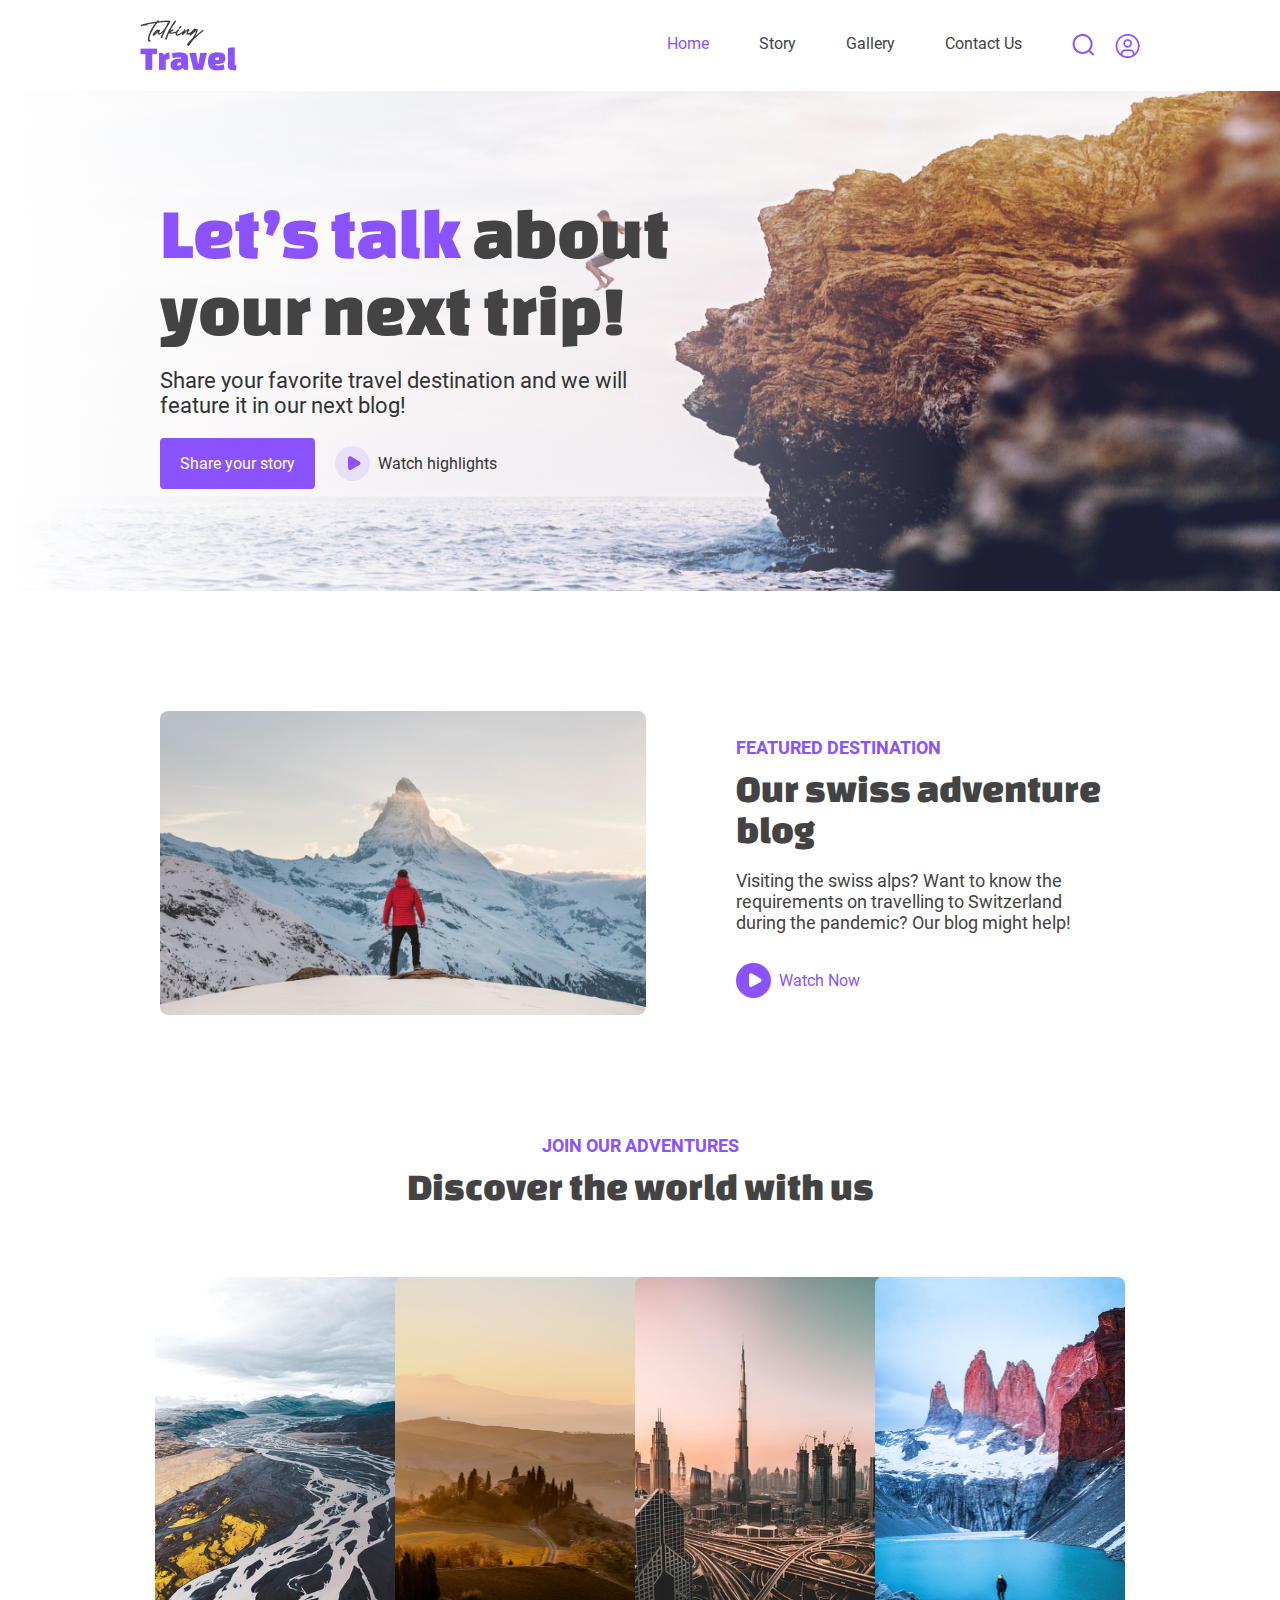
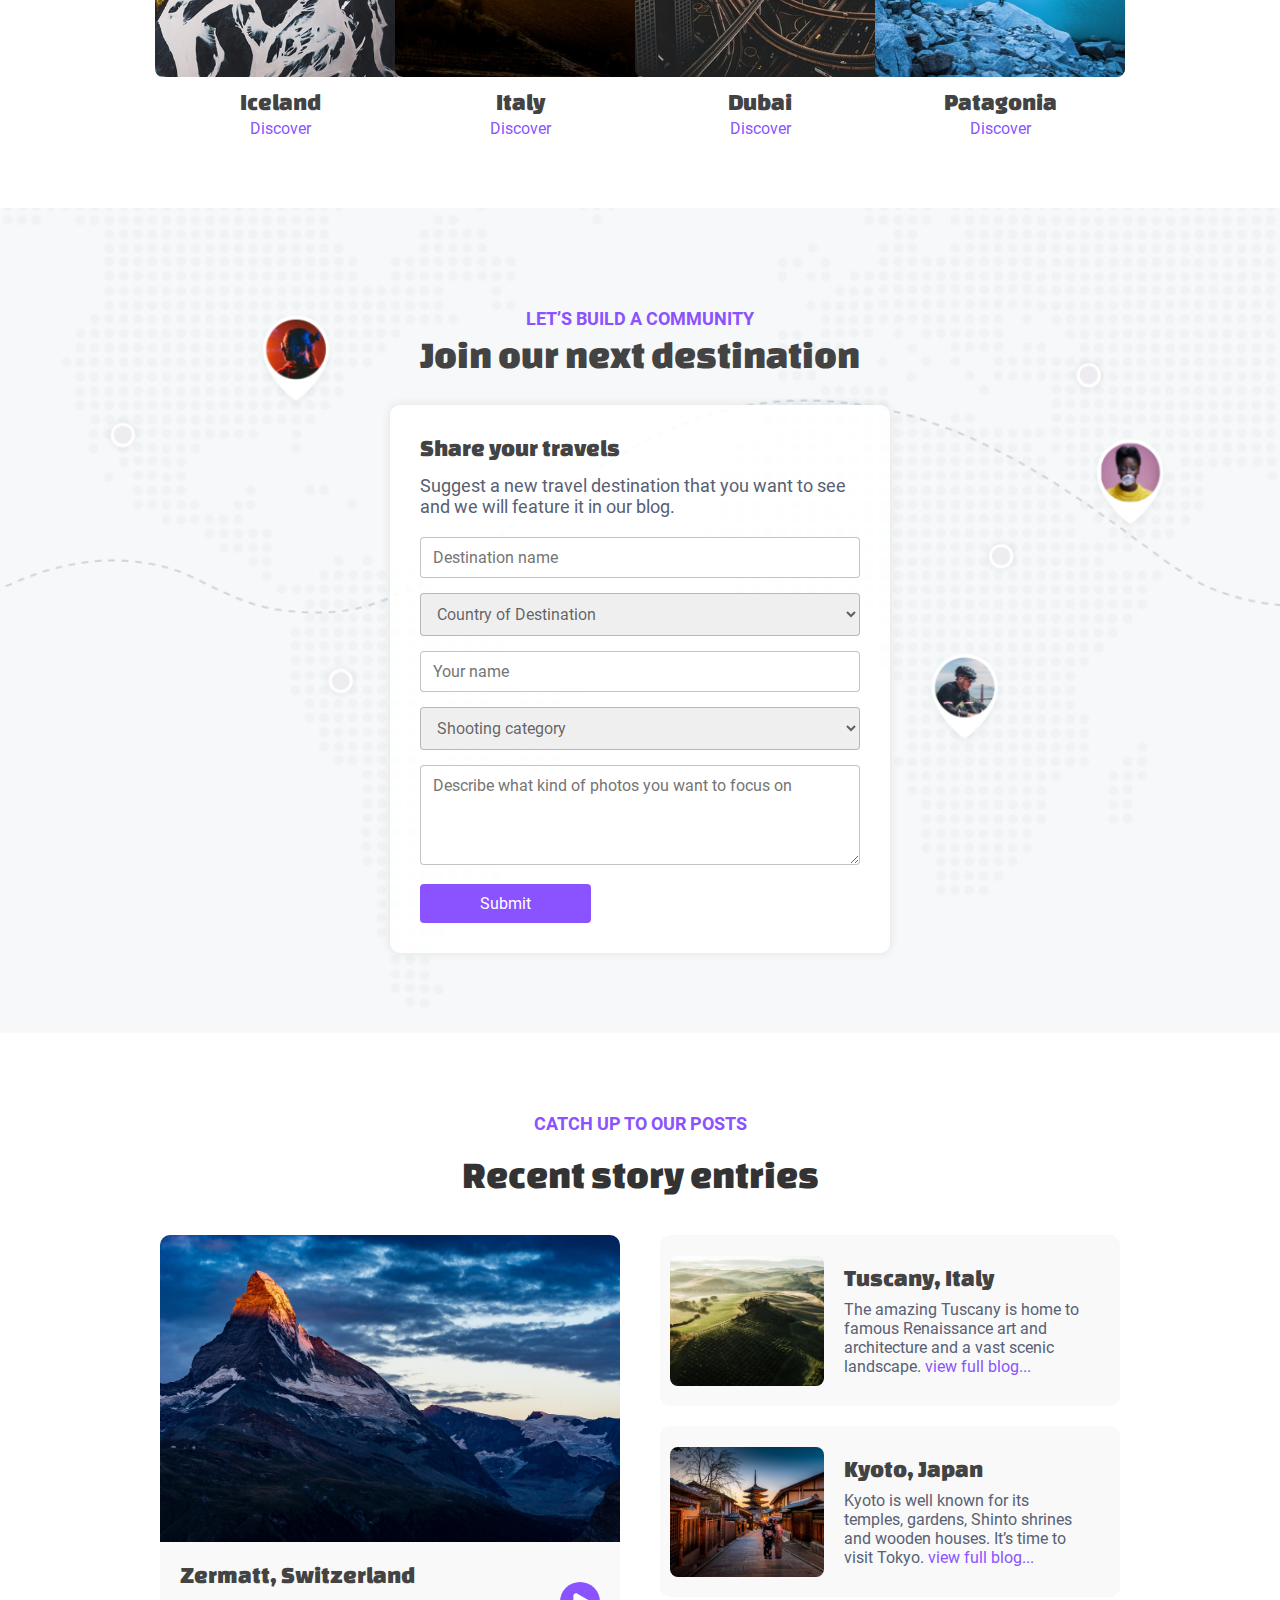
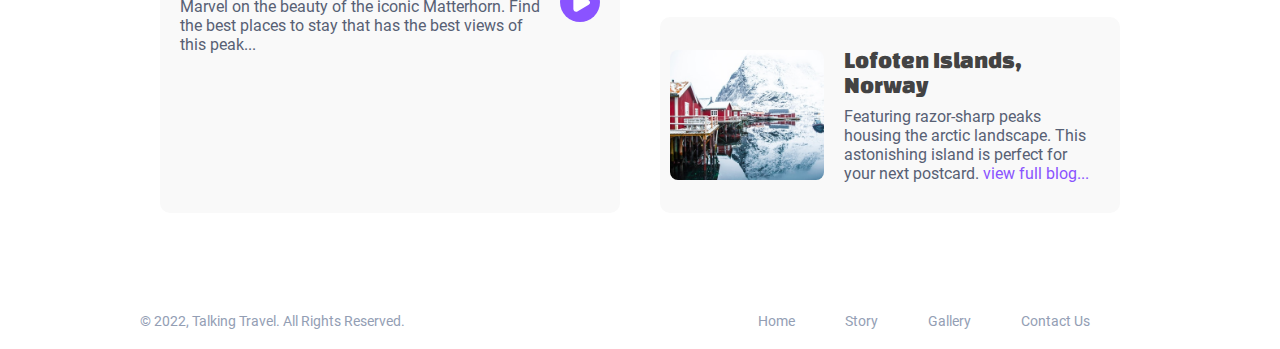
<file: pages/index.html>
<!DOCTYPE html>
<html lang="en">
<head>
    <meta charset="UTF-8">
    <meta name="viewport" content="width=device-width, initial-scale=1.0">
    <title>Home Page</title>
    <link rel="stylesheet" href="../src/styles/reset.css">
    <link rel="stylesheet" href="../src/styles/base.css">
    <link rel="stylesheet" href="../src/fonts/black_signature/black_signature.css">
    <link rel="stylesheet" href="../src/fonts/changa_one/changa_one.css">
    <link rel="stylesheet" href="../src/fonts/roboto/roboto.css">
    <link rel="stylesheet" href="../src/styles/header.css">
    <link rel="stylesheet" href="../src/styles/hero-section.css">
    <link rel="stylesheet" href="../src/styles/featured-section.css">
    <link rel="stylesheet" href="../src/styles/discover-section.css">
    <link rel="stylesheet" href="../src/styles/share-section.css">
    <link rel="stylesheet" href="../src/styles/footer.css">
    <link rel="stylesheet" href="../src/styles/recent-section.css">
</head>
<body>
    <header class="header">
        <div class="container">
            <div class="header-row">
                <div class="header-logo">
                    <div><img src="../src/images/header/first_part_logo.png"></div>
                    <div><img src="../src/images/header/second_part_logo.png"></div>
                </div>
                <nav class="header-nav">
                    <ul>    
                        <li class="nav-item"><a href="/pages/index.html"><span>Home</span></a></li>
                        <li class="nav-item"><a href="/pages/story-page.html">Story</a></li>
                        <li class="nav-item"><a href="#">Gallery</a></li>
                        <li class="nav-item"><a href="#">Contact Us</a></li>
                        <li class="icon-item"><a href="#"><img src="../src/images/header/search_icon.png"></a></li>
                        <li class="icon-item"><a href="#"><img src="../src/images/header/profile_icon.png"></a></li>
                    </ul>
                </nav>
            </div>
        </div>
    </header>
    <div class="hero-section">
        <div class="container">
            <div class="hero-column">
                <div class="hero-text">
                    <h1 class="hero-title"><span>Let’s talk</span> about your next trip!</h1>
                    <div class="hero-description">Share your favorite travel destination and we will feature it in our next blog!</div>
                </div>
                <div class="hero-actions">
                    <button class="hero-actions-button-share">Share your story</button>
                    <button class="hero-actions-button-highlights">
                        <div class="highlight-icons">
                            <img src="/src/images/hero/circle.svg">
                            <img src="/src/images/hero/start.svg">
                        </div>
                        Watch highlights
                    </button>
                </div>
            </div>
        </div>
    </div>  
    <div class="featured-section">
        <div class="featured-image">
            <img src="/src/images/featured/featured.png">
        </div>
        <div class="featured-blurb">
            <div class="featured-text">
                <div class="featured-text-category">FEATURED DESTINATION</div>
                <div class="featured-text-title">Our swiss adventure blog</div>
                <div class="featured-text-description">Visiting the swiss alps? Want to know the requirements on travelling to Switzerland during the pandemic? Our blog might help!</div>
            </div>
            <button class="featured-button">
                <div class="button-icons">
                    <img class="first-icon"  src="/src/images/featured/circle.svg">
                    <img class="second-icon" src="/src/images/featured/start.svg">
                </div>
                Watch Now
            </button>
        </div>
    </div>    
    <div class="discover-section">
        <div class="container"> 
            <div class="discover-header">
                <div class="discover-header-subtext">JOIN OUR ADVENTURES</div>
                <div class="discover-header-title">Discover the world with us</div>
            </div>      
            <div class="discover-cards-row">
                <div class="discover-card-column">
                    <div class="discover-card">
                        <div class="discover-card-image-wrapper">
                            <img src="/src/images/discover/iceland_photo.jfif">
                        </div>
                        <div class="discover-card-text">Iceland</div>
                        <div class="discover-card-link">Discover</div>
                    </div>
                </div>
                <div class="discover-card-column">
                    <div class="discover-card">
                        <div class="discover-card-image-wrapper">
                            <img src="/src/images/discover/italy_photo.jfif">
                        </div>
                        <div class="discover-card-text">Italy</div>
                        <div class="discover-card-link">Discover</div>
                    </div>
                </div>
                <div class="discover-card-column">
                    <div class="discover-card">
                        <div class="discover-card-image-wrapper">
                            <img src="/src/images/discover/dubai_photo.jfif">
                        </div>
                        <div class="discover-card-text">Dubai</div>
                        <div class="discover-card-link">Discover</div>
                    </div>
                </div>
                <div class="discover-card-column">
                    <div class="discover-card">
                        <div class="discover-card-image-wrapper">
                            <img src="/src/images/discover/patagonia_photo.jfif">
                        </div>
                        <div class="discover-card-text">Patagonia</div>
                        <div class="discover-card-link">Discover</div>
                    </div>
                </div>
            </div>
        </div>
    </div>         
    <div class="share-section">
        <div class="share-form-header">
            <div class="share-form-header-subtext">LET’S BUILD A COMMUNITY</div>
            <div class="share-form-header-title">Join our next destination</div>
        </div>
        <div class="share-container">
            <div class="share-form-text">
                <div class="share-form-text-share">Share your travels</div>
                <div class="share-form-text-suggest">Suggest a new travel destination that you want to see and we will feature it in our blog.</div>
            </div>
            <form class="share-form-fields">
                <div class="field">
                    <input type="text" placeholder="Destination name" required>
                </div>
                <div class="field">
                    <select required>
                        <option>Country of Destination</option>
                        <option>Russia</option>
                        <option>China</option>
                        <option>Kazakhstan</option>
                    </select>
                </div>
                <div class="field">
                    <input type="text" placeholder="Your name" required>
                </div>
                <div class="field">
                    <select required>
                        <option>Shooting category</option>
                        <option>Landscape</option>
                        <option>Architecture</option>
                        <option>Reportage</option>
                    </select>
                </div>
                <div class="field">
                    <textarea placeholder="Describe what kind of photos you want to focus on" required></textarea>
                </div>
                <div class="share-form-button">
                    <button type="submit">Submit</button>
                </div>
            </form>
        </div>
    </div>        
    <div class="recent-entries-section">
        <div class="recent-entries-header">
            <div class="recent-entries-subtext">CATCH UP TO OUR POSTS</div>
            <div class="recent-entries-title">Recent story entries</div>
        </div>
        <div class="recent-entries-container">
            <div class="main-entry">
                <img src="/src/images/recent/zermatt_photo.jfif">
                <div class="main-entry-content">
                    <div class="entry-text">
                        <div class="entry-title">Zermatt, Switzerland</div>
                        <div class="entry-description">Marvel on the beauty of the iconic Matterhorn. Find the best places to stay that has the best views of this peak...</div>
                    </div>
                    <button class="entry-button">
                        <div class="button-container">
                            <img class="back-icon" src="/src/images/recent/circle.svg">
                            <img class="top-icon" src="/src/images/recent/start.svg">
                        </div>
                    </button>
                </div>
            </div>
            <div class="side-entries">
                <div class="side-entry">
                    <img src="/src/images/recent/tuscany_photo.jfif">
                    <div class="side-entry-content">
                        <div class="entry-title">Tuscany, Italy</div>
                        <div class="entry-description">The amazing Tuscany is home to famous Renaissance art and architecture and a vast scenic landscape. <a href="#">view full blog...</a></div>
                    </div>
                </div>
                <div class="side-entry">
                    <img src="/src/images/recent/kyoto_photo.jfif">
                    <div class="side-entry-content">
                        <div class="entry-title">Kyoto, Japan</div>
                        <div class="entry-description">Kyoto is well known for its temples, gardens, Shinto shrines and wooden houses. It’s time to visit Tokyo. <a href="#">view full blog...</a></div>
                    </div>
                </div>
                <div class="side-entry">
                    <img src="/src/images/recent/lofoten_islands_photo.jfif">
                    <div class="side-entry-content">
                        <div class="entry-title">Lofoten Islands, Norway</div>
                        <div class="entry-description">Featuring razor-sharp peaks housing the arctic landscape. This astonishing island is perfect for your next postcard. <a href="#">view full blog...</a></div>
                    </div>
                </div>
            </div>
        </div>
    </div>                 
    <footer class="footer">
        <div class="container">
            <div class="footer-row">
                <div>© 2022, Talking Travel. All Rights Reserved.</div>
                <nav class="footer-nav">
                    <ul>
                        <li class="nav-item"><a href="/pages/index.html">Home</a></li>
                        <li class="nav-item"><a href="/pages/story-page.html">Story</a></li>
                        <li class="nav-item"><a href="#">Gallery</a></li>        
                        <li class="nav-item"><a href="#">Contact Us</a></li>
                    </ul>
                </nav>
            </div>
        </div>
    </footer>
</body>
</html>
</file>
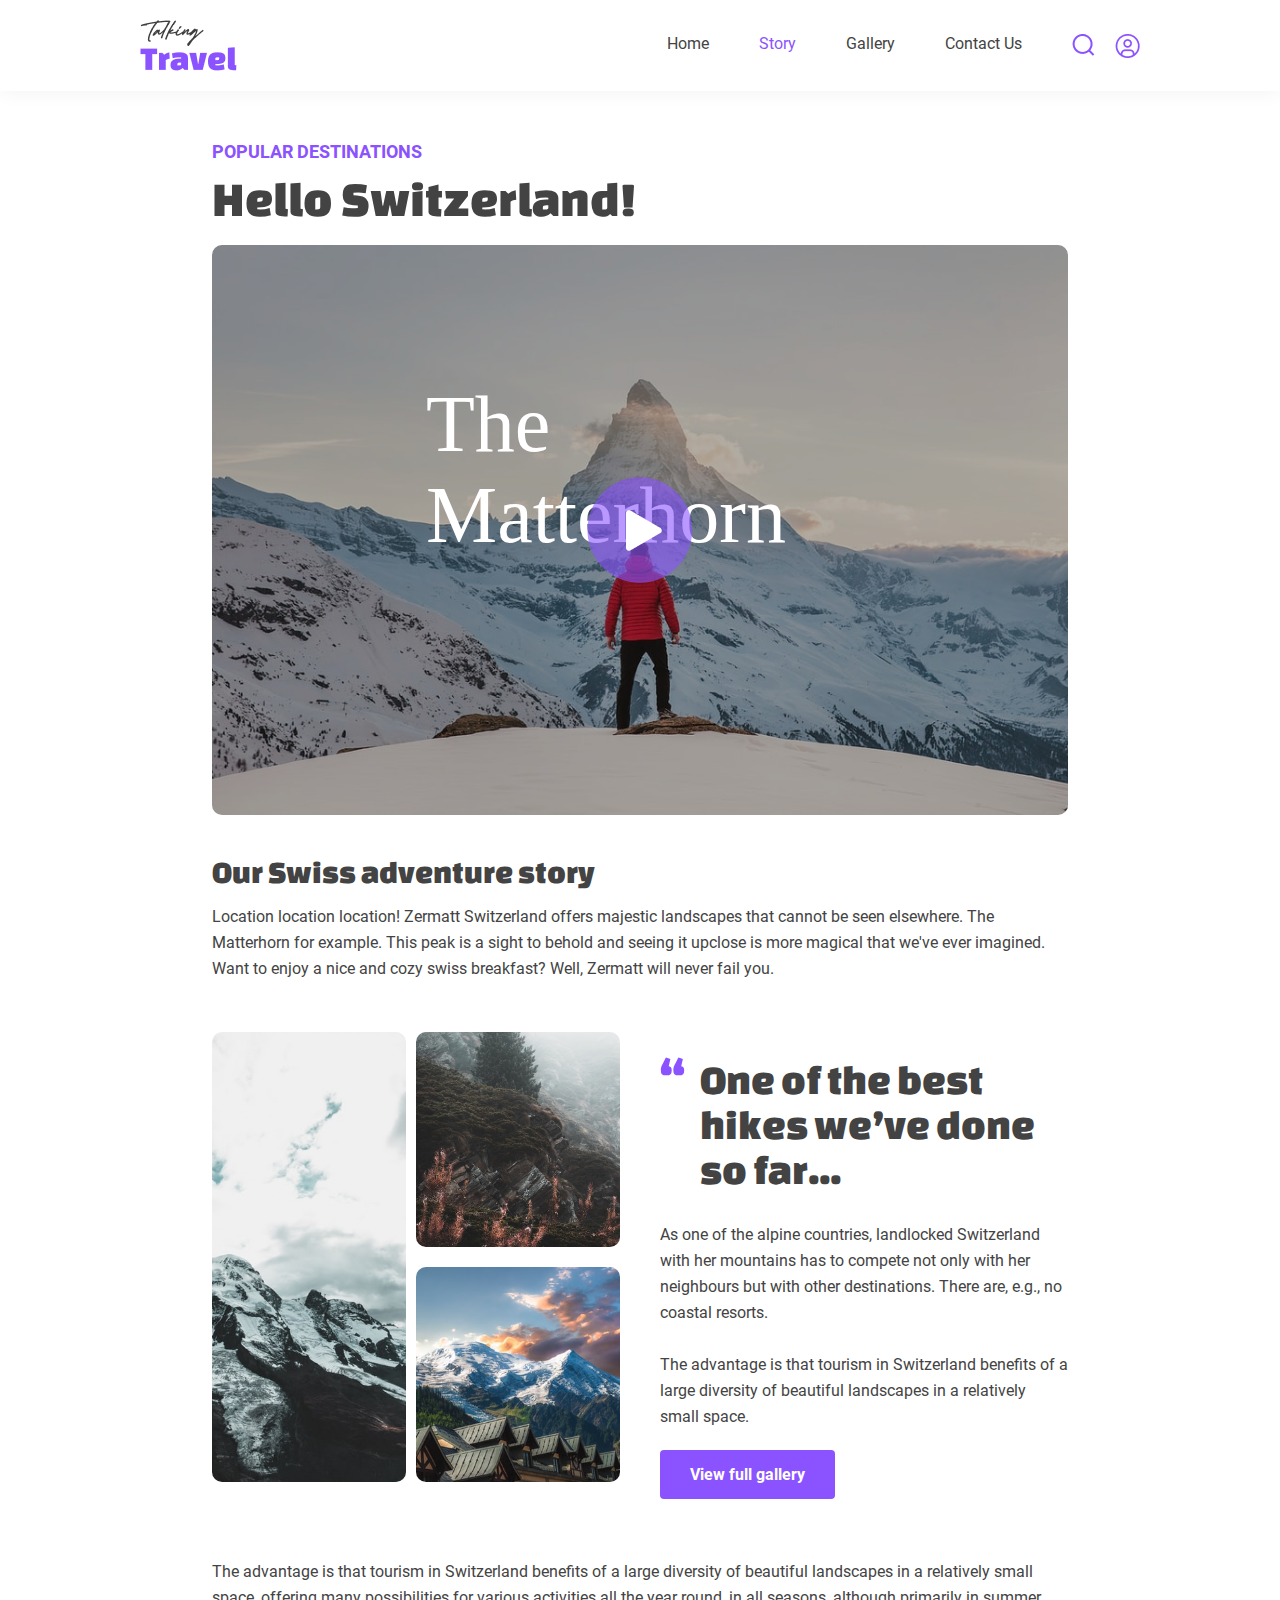
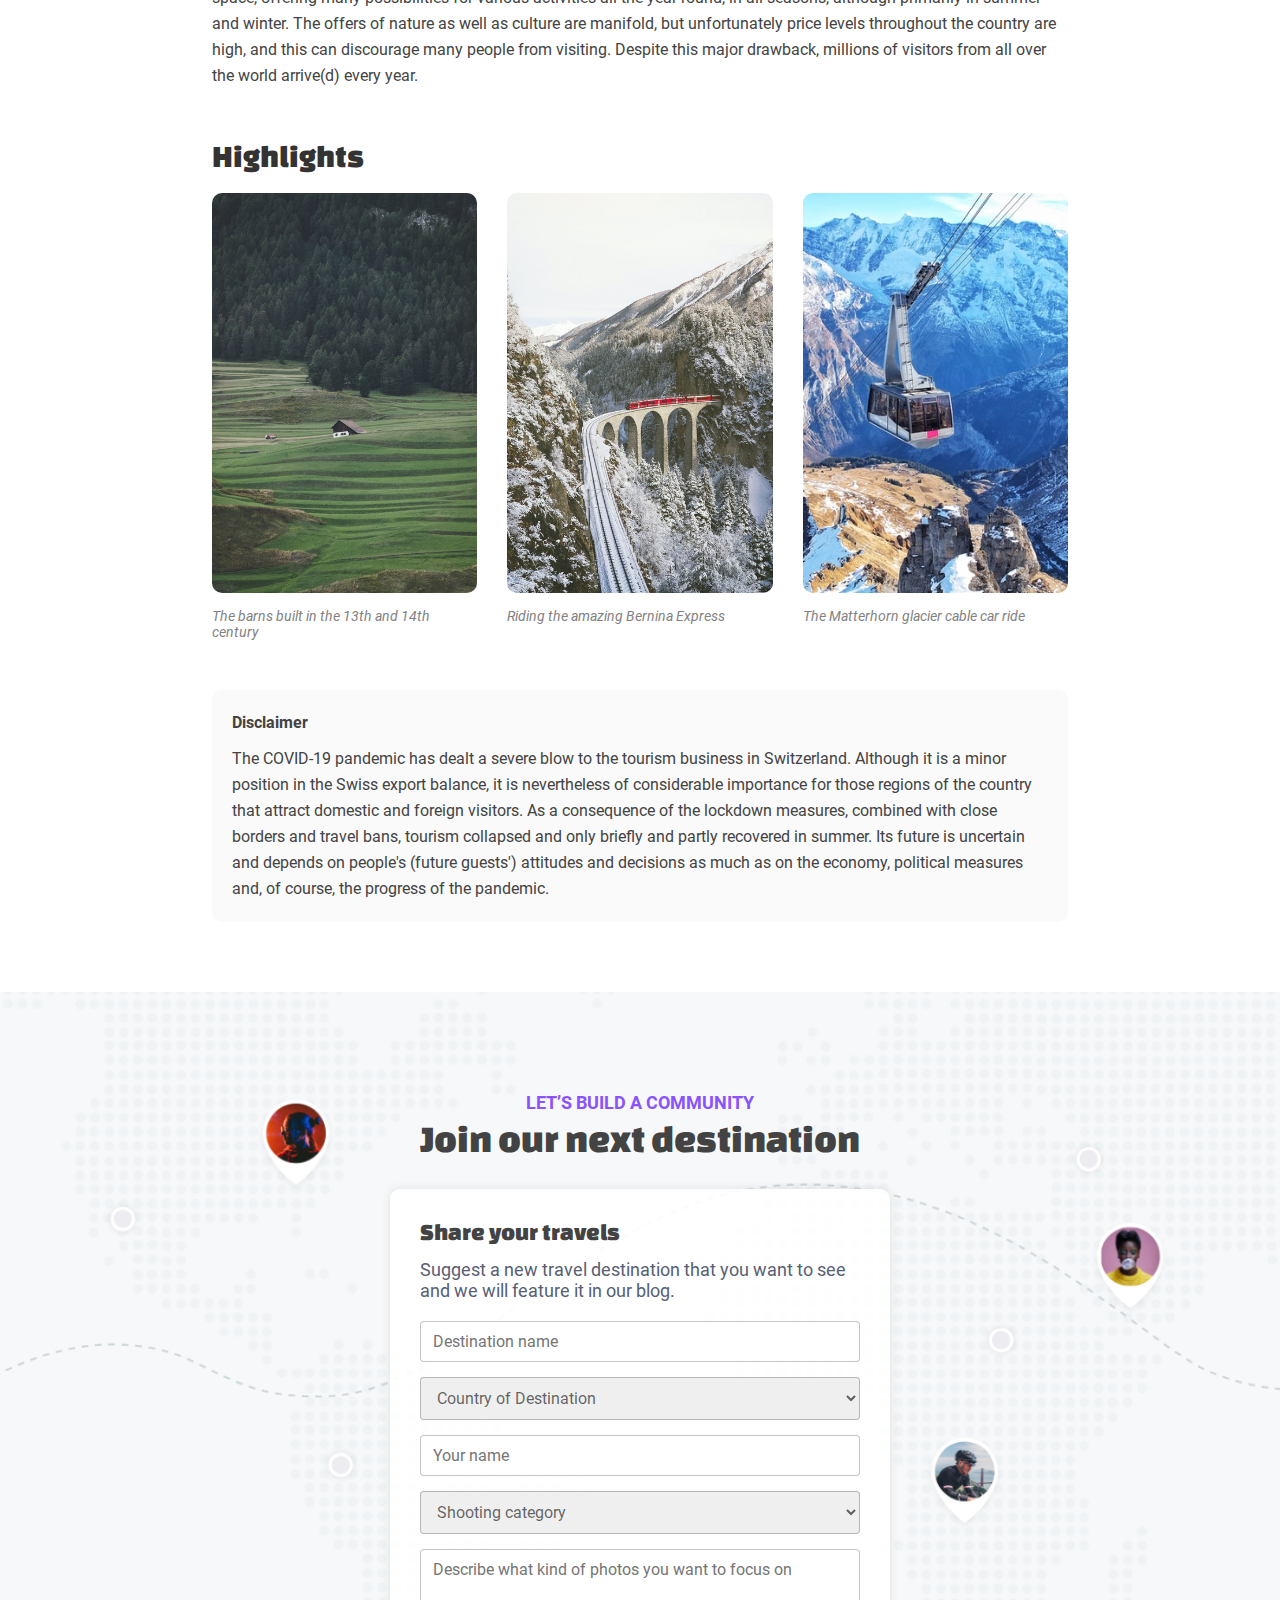
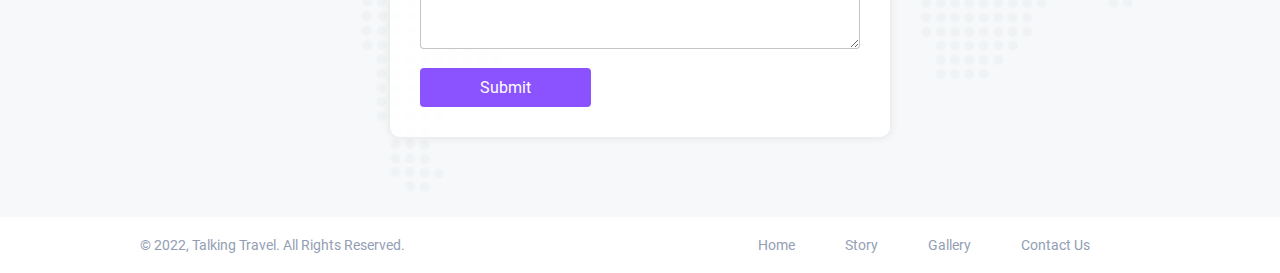
<file: pages/story-page.html>
<!DOCTYPE html>
<html lang="en">
<head>
    <meta charset="UTF-8">
    <meta name="viewport" content="width=device-width, initial-scale=1.0">
    <title>Story Page</title>
    <link rel="stylesheet" href="../src/styles/reset.css">
    <link rel="stylesheet" href="../src/styles/base.css">
    <link rel="stylesheet" href="../src/fonts/black_signature/black_signature.css">
    <link rel="stylesheet" href="../src/fonts/changa_one/changa_one.css">
    <link rel="stylesheet" href="../src/fonts/roboto/roboto.css">
    <link rel="stylesheet" href="../src/styles/header.css">
    <link rel="stylesheet" href="../src/styles/footer.css">
    <link rel="stylesheet" href="../src/styles/share-section.css">
    <link rel="stylesheet" href="../src/styles/story.css">
</head>
<body>
    <header class="header">
        <div class="container">
            <div class="header-row">
                <div class="header-logo">
                    <div><img src="../src/images/header/first_part_logo.png"></div>
                    <div><img src="../src/images/header/second_part_logo.png"></div>
                </div>
                <nav class="header-nav">
                    <ul>    
                        <li class="nav-item"><a href="/pages/index.html">Home</a></li>
                        <li class="nav-item"><a href="/pages/story-page.html"><span>Story</span></a></li>
                        <li class="nav-item"><a href="#">Gallery</a></li>
                        <li class="nav-item"><a href="#">Contact Us</a></li>
                        <li class="icon-item"><a href="#"><img src="../src/images/header/search_icon.png"></a></li>
                        <li class="icon-item"><a href="#"><img src="../src/images/header/profile_icon.png"></a></li>
                    </ul>
                </nav>
            </div>
        </div>
    </header>
    <div class="story-section">
        <div class="hero-header">
            <div class="hero-subtitle">POPULAR DESTINATIONS</div>
            <div class="hero-title">Hello Switzerland!</div>
        </div>
        <div class="main-image-container">
            <img src="/src/images/story/hero_photo.jfif">
            <div class="overlay">
                <div class="overlay-text">The Matterhorn</div>
                <button class="play-button">
                    <img src="/src/images/story/play_button.png">
                </button>
            </div>
        </div>
        <div class="story-content">
            <div class="story-content-title">Our Swiss adventure story</div>
            <div class="story-content-text">Location location location! Zermatt Switzerland offers majestic landscapes that cannot be seen elsewhere. The Matterhorn for example. This peak is a sight to behold and seeing it upclose is more magical that we've ever imagined. Want to enjoy a nice and cozy swiss breakfast? Well, Zermatt will never fail you.</div>
        </div>
        <div class="callout-section">
            <div class="callout-images">
                <div class="left-image callout-image">
                    <img src="/src/images/story/winter_photo.jfif">
                </div>
                <div class="right-images">
                    <div class="callout-image">
                        <img src="/src/images/story/mountains_photo.jfif">
                    </div>
                    <div class="callout-image">
                        <img src="/src/images/story/sunset_photo.jfif">
                    </div>
                </div>
            </div>
            <div class="callout-content">
                <div class="callout-quote">
                    One of the best hikes we’ve done so far...
                </div>
                <div class="callout-text">
                    As one of the alpine countries, landlocked Switzerland with her mountains has to compete not only with her neighbours but with other destinations. There are, e.g., no coastal resorts.
                    <br><br>
                    The advantage is that tourism in Switzerland benefits of a large diversity of beautiful landscapes in a relatively small space.
                </div>
                <button class="callout-button">View full gallery</button>
            </div>
        </div>
        <div class="text-block">
            <p>The advantage is that tourism in Switzerland benefits of a large diversity of beautiful landscapes in a relatively small space, offering many possibilities for various activities all the year round, in all seasons, although primarily in summer and winter. The offers of nature as well as culture are manifold, but unfortunately price levels throughout the country are high, and this can discourage many people from visiting. Despite this major drawback, millions of visitors from all over the world arrive(d) every year.</p>
        </div>
        <div class="highlights-section">
            <div class="highlights-title">Highlights</div>
            <div class="highlight-images">
                <div class="highlight-column">
                    <img src="/src/images/story/highlight_1.jfif">
                    <div class="highlight-column-text">The barns built in the 13th and 14th century</div>
                </div>
                <div class="highlight-column">
                    <img src="/src/images/story/highlight_2.jfif">
                    <div class="highlight-column-text">Riding the amazing Bernina Express</div>
                </div>
                <div class="highlight-column">
                    <img src="/src/images/story/highlight_3.jfif">
                    <div class="highlight-column-text">The Matterhorn glacier cable car ride</div>
                </div>
            </div>
        </div>
        <div class="disclaimer-section">
            <div class="disclaimer-title">Disclaimer</div>
            <div class="disclaimer-text">The COVID-19 pandemic has dealt a severe blow to the tourism business in Switzerland. Although it is a minor position in the Swiss export balance, it is nevertheless of considerable importance for those regions of the country that attract domestic and foreign visitors. As a consequence of the lockdown measures, combined with close borders and travel bans, tourism collapsed and only briefly and partly recovered in summer. Its future is uncertain and depends on people's (future guests') attitudes and decisions as much as on the economy, political measures and, of course, the progress of the pandemic.</div>
        </div>
    </div>
    <div class="share-section">
        <div class="share-form-header">
            <div class="share-form-header-subtext">LET’S BUILD A COMMUNITY</div>
            <div class="share-form-header-title">Join our next destination</div>
        </div>
        <div class="share-container">
            <div class="share-form-text">
                <div class="share-form-text-share">Share your travels</div>
                <div class="share-form-text-suggest">Suggest a new travel destination that you want to see and we will feature it in our blog.</div>
            </div>
            <form class="share-form-fields">
                <div class="field">
                    <input type="text" placeholder="Destination name" required>
                </div>
                <div class="field">
                    <select required>
                        <option>Country of Destination</option>
                        <option>Russia</option>
                        <option>China</option>
                        <option>Kazakhstan</option>
                    </select>
                </div>
                <div class="field">
                    <input type="text" placeholder="Your name" required>
                </div>
                <div class="field">
                    <select required>
                        <option>Shooting category</option>
                        <option>Landscape</option>
                        <option>Architecture</option>
                        <option>Reportage</option>
                    </select>
                </div>
                <div class="field">
                    <textarea placeholder="Describe what kind of photos you want to focus on" required></textarea>
                </div>
                <div class="share-form-button">
                    <button type="submit">Submit</button>
                </div>
            </form>
        </div>
    </div> 
    <footer class="footer">
        <div class="container">
            <div class="footer-row">
                <div>© 2022, Talking Travel. All Rights Reserved.</div>
                <nav class="footer-nav">
                    <ul>
                        <li class="nav-item"><a href="/pages/index.html">Home</a></li>
                        <li class="nav-item"><a href="/pages/story-page.html">Story</a></li>
                        <li class="nav-item"><a href="#">Gallery</a></li>        
                        <li class="nav-item"><a href="#">Contact Us</a></li>
                    </ul>
                </nav>
            </div>
        </div>
    </footer>
</body>
</html>
</file>
<file: src/styles/base.css>
body {
    font-family: 'Roboto', sans-serif;
    font-weight: normal;
    font-size: 18px;
    color: #434343;
}

.none {
    display: none !important;
}

.visually-hidden {
    position: absolute;
    opacity: 0;
    visibility: hidden;
    width: 0px;
    height: 0px;
    display: block;
    margin-left: -10000px;
    background: transparent;
    font-size: 0;
}

.container {
    width: 100%;
    padding: 0px 140px;
}
</file>
<file: src/fonts/black_signature/black_signature.css>
@font-face {
    font-family: 'Black Signature PERSONAL USE ONLY';
    font-style: italic;
    font-weight: 400;
    src: local('Black Signature PERSONAL USE ONLY'), url('https://fonts.cdnfonts.com/s/65636/BlackSignaturePersonalUseOnlyRegular-DOyj1.woff') format('woff');
}
</file>
<file: src/fonts/changa_one/changa_one.css>
@font-face {
    font-family: 'ChangaOne';
    src: url("ChangaOne-Regular.ttf") format(truetype);
    font-weight: normal;
    font-style: normal;
}

@font-face {
    font-family: 'ChangaOne';
    src: url("ChangaOne-Italic.ttf") format(truetype);
    font-weight: normal;
    font-style: italic;
}
</file>
<file: src/fonts/roboto/roboto.css>
@font-face {
    font-family: 'Roboto';
    src: url("Roboto-Regular.ttf") format('opentype');
    font-weight: normal;
    font-style: normal;
}

@font-face {
    font-family: 'Roboto';
    src: url("Roboto-Bold.ttf") format('opentype');
    font-weight: 700;
    font-style: normal;
}

@font-face {
    font-family: 'Roboto';
    src: url("Roboto-Italic.ttf");
    font-weight: 400;
    font-style: italic;
}
</file>
<file: src/styles/header.css>
.header {
    padding: 20px 0px; 
    box-shadow: 0px 4px 16px 0px #0000000A;
}

.header-row {
    display: flex;
    align-items: center;
    font-size: 16px;
    justify-content: space-between;
}

.header-nav {
    display: flex;
}

.header-nav ul {
    display: flex;
}

.header-nav li.nav-item {
    margin-right: 50px;
    cursor: pointer;
}

.header-nav li.nav-item:last-of-type {
    margin-right: 0;
}

.header-nav li.nav-item span {
    color: #8A53FF;
}

.header-nav li.icon-item {
    margin-right: 20px;
    cursor: pointer;
}

.header-nav li.icon-item:last-of-type {
    margin-right: 0;
}
</file>
<file: src/styles/hero-section.css>
.hero-section {
    background: linear-gradient(90deg, #FFFFFF 1%, rgba(255, 255, 255, 0) 75.6%), url("../images/hero/background.png");
    height: 500px;
    width: 100%;
    background-repeat: no-repeat;
    background-size: cover;
    display: flex;
    justify-content: left;
    align-items: center;
}

.hero-column {
    width: 160;
    display: block;
    flex-direction: column;
    justify-content: center;
    padding: 0px 20px;
}

.hero-text {
    text-align: left;
}

.hero-text span {
    color: #8A53FF;
}

.hero-title {
    font-size: 73px;
    width: 600px;
    font-family: "ChangaOne";
}

.hero-description {
    font-size: 22px;
    width: 500px;
    margin-top: 20px;
    color: #333;
}

.hero-actions {
    margin-top: 20px;
    font-size: 16px;
    display: flex;
    align-items: center;
}

.hero-actions-button-share {
    padding: 16px 20px;
    background-color: #8A53FF;
    color: #FFFFFF;
    cursor: pointer;
    border-radius: 4px;
    margin-right: 20px;
}

.hero-actions-button-highlights {
    display: flex;
    align-items: center;
    color: #333;
    cursor: pointer;
    position: relative;
}

.highlight-icons {
    position: relative;
    width: 35px;
    height: 35px;
    margin-right: 8px;
}

.highlight-icons img {
    position: absolute;
    top: 0;
    left: 0;
    width: 100%;
    height: 100%;
}

.highlight-icons img:first-child {
    z-index: 1;
}

.highlight-icons img:last-child {
    padding: 10px 6px 10px 10px;
    z-index: 2;
}
</file>
<file: src/styles/featured-section.css>
.featured-section { 
    display: flex;
    justify-content: left;
    align-items: center;
    gap: 90px;
    padding: 120px 160px;
    border-radius: 8px;
}

.featured-image img {
    border-radius: 8px;
    width: 100%;
    height: auto;
}

.featured-blurb {
    display: flex;
    flex-direction: column;
    justify-content: space-between;
    padding-top: 2%;
    max-width: 40%;
}

.featured-button {
    display: flex;
    align-items: center;
    color: #8A53FF;
    font-size: 16px;
    font-weight: 400;
    font-family: Roboto;
    background: none;
    border: none;
    cursor: pointer;
    padding: 10px 0px;
    text-align: left;
}

.featured-text {
    margin-bottom: 20px;
}

.featured-text-category {
    font-size: 18px;
    font-weight: 700;
    font-family: Roboto;
    color: #8A53FF;
    margin-bottom: 10px;
}

.featured-text-title {
    font-size: 39px;
    font-weight: normal;
    font-family: "ChangaOne";
    color: #434343;
    margin-bottom: 20px;
}

.featured-text-description {
    font-size: 18px;
    width: 90%;
    font-weight: normal;
    font-family: Roboto;
    color: #434343;
}

.button-icons {
    position: relative;
    width: 35px;
    height: 35px;
    margin-right: 8px;
}

.button-icons img {
    position: absolute;
    top: 0;
    left: 0;
    width: 100%;
    height: 100%;
}

.button-icons img:first-child {
    z-index: 1;
}

.button-icons img:last-child {
    padding: 10px 6px 10px 10px;
    z-index: 2;
}
</file>
<file: src/styles/discover-section.css>
.discover-section {
    text-align: center;
    padding: 0px 20px 70px 20px;
}

.discover-header {
    display: flex;
    flex-direction: column;
    align-items: center;
    margin-bottom: 70px;
}

.discover-header-subtext {
    font-family: 'Roboto', sans-serif;
    font-weight: 700;
    color: #8A53FF;
    font-size: 18px;
    margin-bottom: 10px;
}

.discover-header-title {
    font-family: 'ChangaOne';
    font-weight: normal;
    font-size: 39px;
    color: #434343;
}

.discover-cards-row {
    display: flex;
    justify-content: space-between;
    flex-wrap: wrap;
}

.discover-card-column {
    flex: 1;
    min-width: 200px;
    max-width: 250px;
    display: flex;
    flex-direction: column;
    align-items: center;
    text-align: center;
}

.discover-card {
    display: flex;
    flex-direction: column;
    align-items: center;
    text-align: center;
}

.discover-card-image-wrapper {
    width: 250px;
    height: 400px;
    overflow: hidden;
    border-radius: 8px;
}

.discover-card img {
    width: 100%;
    height: 100%;
    object-fit: cover;
    display: block;
}

.discover-card-text {
    font-family: "ChangaOne";
    font-weight: 700px;
    margin-top: 12px;
    font-size: 24px;
}

.discover-card-link {
    font-family: "Roboto";
    font-size: 16px;
    color: #8A53FF;
    margin-top: 5px;
    cursor: pointer;
}
</file>
<file: src/styles/share-section.css>
.share-section {
    background: url(../images/share/share_background.png);
    background-size: cover;
    display: flex;
    flex-direction: column;
    align-items: center;
    padding: 100px 0px 50px 0px;
    height: 825px;
    width: 100%;
}

.share-form-header {
    text-align: center;
    margin-bottom: 20px;
}

.share-form-header-subtext {
    font-family: Roboto;
    font-weight: 700;
    color: #8A53FF;
    font-size: 18px;
    margin-bottom: 5px;
}

.share-form-header-title {
    font-family: ChangaOne;
    font-size: 39px;
    margin-bottom: 10px;
}

.share-container {
    max-width: 500px;
    width: 100%;
    background: rgba(255, 255, 255, 0.9);
    padding: 30px;
    border-radius: 10px;
    box-shadow: 0px 0px 10px rgba(0, 0, 0, 0.1);
}

.share-form-text {
    margin-bottom: 20px;
    text-align: left;
}

.share-form-text-share {
    font-family: ChangaOne;
    font-weight: normal;
    font-size: 24px;
    margin-bottom: 15px;
}

.share-form-text-suggest {
    color: #576074;
}

.share-form-fields .field {
    margin-bottom: 15px;
}

.field input, .field select, .field textarea {
    width: 100%;
    padding: 10px 12px;
    border: 1px solid #0000003B;
    border-radius: 4px;
    font-size: 16px;
    color: #00000099;
    font-family: Roboto;
}

.field textarea {
    resize: vertical;
    height: 100px;
}

.share-form-button {
    align-self: last baseline;
    text-align: left;
}

.share-form-button button {
    background: #8A53FF;
    color: #FFF;
    font-size: 16px;
    padding: 10px 60px;
    border-radius: 4px;
    cursor: pointer;
}
</file>
<file: src/styles/footer.css>
.footer {
    padding: 20px 0px; 
}

.footer-row {
    display: flex;
    align-items: center;
    justify-content: space-between;
    font-size: 14px;
    color: #939EB4;
}

.footer-nav {
    display: flex;
}

.footer-nav ul {
    display: flex;
}

.footer-nav li.nav-item {
    margin-right: 50px;
    cursor: pointer;
}

.header-nav li.nav-item:last-of-type {
    margin-right: 0;
}
</file>
<file: src/styles/recent-section.css>
.recent-entries-section {
    width: 100%;
    padding: 80px 160px;
    display: flex;
    flex-direction: column;
    align-items: center;
}

.recent-entries-header {
    text-align: center;
    margin-bottom: 30px;
}

.recent-entries-subtext {
    font-weight: 700;
    color: #8A53FF;
    font-size: 18px;
    margin-bottom: 20px;
}

.recent-entries-title {
    font-family: ChangaOne;
    font-size: 39px;
    color: #333;
    margin-bottom: 10px;
}

.recent-entries-container {
    display: flex;
    justify-content: center;
    gap: 40px;
    width: 100%;
    align-items: stretch;
}

.main-entry {
    background: #F9F9F9;
    border-radius: 10px;
    overflow: hidden;
    display: flex;
    flex-direction: column;
    width: calc(50% - 20px);
}

.main-entry img {
    width: 100%;
    height: auto;
    display: block;
}

.main-entry-content {
    padding: 20px;
    display: flex;
    flex-direction: row; 
    align-items: center;
    position: relative;
}

.entry-text {
    flex-grow: 1;
    padding-right: 40px;
}

.entry-title {
    font-family: ChangaOne;
    font-size: 24px;
    color: #434343;
    margin-bottom: 10px;
}

.entry-description {
    font-size: 16px;
    color: #576074;
}

.entry-button {
    margin-left: 20px;
}

.entry-button img {
    margin-top: 20px;
    height: 40px;
    width: 40px;
}

.button-container {
    position: absolute;
    top: 20px;
    right: 20px;
    width: 40px;
    height: 40px;
}

.button-container .back-icon {
    position: absolute;
    width: 100%;
    height: 100%;
}

.button-container .top-icon {
    position: absolute;
    width: 20px;
    height: 20px;
    top: 11px;
    left: 11.5px;
    z-index: 1;
}

.side-entries {
    display: flex;
    flex-direction: column;
    gap: 20px;
    width: calc(50% - 20px);
}

.side-entry {
    background: #F9F9F9;
    border-radius: 10px;
    display: flex;
    overflow: hidden;
    width: 100%;
    padding: 10px;
}

.side-entry img {
    width: 100px;
    height: 130px;
    object-fit: cover;
    align-self: center;
    border-radius: 8px;
    flex: 0 0 35%;
}

.side-entry-content {
    padding: 20px;
    flex-grow: 1;
}

.side-entry .entry-title {
    font-family: ChangaOne;
    font-size: 24px;
    color: #434343;
}

.side-entry .entry-description {
    color: #576074;
}

.side-entry .entry-description a {
    color: #8A53FF;
}
</file>
<file: src/styles/story.css>
.story-section {
    max-width: 70%;
    margin: 0 auto;
    padding: 20px;
}

.hero-header {
    text-align: left;
    margin-bottom: 20px;
    margin-top: 30px;
}

.hero-subtitle {
    color: #8A53FF;
    font-family: Roboto;
    font-size: 18px;
    font-weight: 700;
    margin-bottom: 10px;
}

.hero-title {
    font-size: 50px;
    font-family: ChangaOne;
}

.main-image-container {
    position: relative;
    margin-bottom: 40px;
}

.main-image-container img {
    width: 100%;
    border-radius: 10px;
}

.overlay {
    position: absolute;
    top: 0;
    left: 0;
    width: 100%;
    height: 100%;
    display: flex;
    justify-content: center;
    align-items: center;
    background-color: rgba(0, 0, 0, 0.3);
    border-radius: 10px;
}

.overlay-text {
    color: white;
    font-size: 80px;
    font-family: 'Black Signature PERSONAL USE ONLY';
    padding-bottom: 120px;
    position: absolute;
    top: 50%;
    left: 50%;
    transform: translate(-50%, -50%);
}

.play-button {
    position: absolute;
    cursor: pointer;
    top: 50%;
    left: 50%;
    transform: translate(-50%, -50%);
}

.story-content {
    margin-bottom: 20px;
}

.story-content-title {
    font-family: ChangaOne;
    font-size: 32px;
    margin-bottom: 15px;
}

.story-content-text {
    line-height: 26px;
    font-family: Roboto;
    font-size: 16px;
}

.disclaimer-section {
    background-color: #FAFAFA;
    font-family: Roboto;
    margin: 50px 0px;
    line-height: 26px;
    padding: 20px;
    border-radius: 10px;
    font-size: 16px;
}

.disclaimer-title {
    padding-bottom: 10px;
    font-weight: 700;
}

.disclaimer-text {
    font-weight: normal;
}

.text-block {
    font-size: 16px;
    line-height: 26px;
    margin-bottom: 50px;
    margin-top: 50px;
}

.highlights-section {
    margin: 40px 0px 40px 0px;
}

.highlights-title {
    font-family: ChangaOne;
    font-size: 32px;
    color: #333;
    margin-bottom: 20px;
}

.highlight-images {
    display: flex;
    gap: 30px;
}

.highlight {
    flex: 1;
    text-align: center;
}

.highlight-column {
    flex: 1;
}

.highlight-column img {
    width: 100%;
    height: 400px;
    object-fit: cover;
    border-radius: 10px;
}

.highlight-column-text {
    font-size: Roboto;
    font-weight: 400;
    font-size: 14px;
    font-style: italic;
    color: #828181;
    margin-top: 15px;
}

.callout-section {
    display: flex;
    justify-content: space-between;
    align-items: flex-start;
    margin-top: 50px;
}

.callout-images {
    display: flex;
    gap: 10px;
    flex: 1;
}

.callout-images .left-image {
    flex: 2;
    border-radius: 10px;
    overflow: hidden;
    height: 450px; 
}

.callout-images .right-images {
    display: flex;
    flex-direction: column;
    gap: 20px;
    height: 450px;
    width: 50%;
}

.callout-images .right-images .callout-image {
    flex: 1;
    border-radius: 10px;
    overflow: hidden;
}

.callout-image img {
    width: 100%;
    height: 100%;
    display: block;
    object-fit: cover;
}

.callout-content {
    margin: 25px 0px 10px 20px;
    flex: 1;
    margin-left: 40px;
}

.callout-quote {
    margin: 0px 0px 30px 40px;
    font-family: ChangaOne;
    font-size: 42px;
    color: #434343;
    position: relative;
}

.callout-quote::before {
    content: '“';
    font-size: 50px;
    color: #8A53FF;
    position: absolute;
    left: -40px;
    top: -10px;
}

.callout-text {
    font-family: Roboto;
    font-size: 16px;
    line-height: 26px;
    color: #434343;
    margin-bottom: 20px;
}

.callout-button {
    padding: 15px 30px;
    font-family: Roboto;
    font-size: 16px;
    font-weight: 700;
    cursor: pointer;
    color: #FFFFFF;
    background-color: #8A53FF;
    border: none;
    border-radius: 4px;
}
</file>
